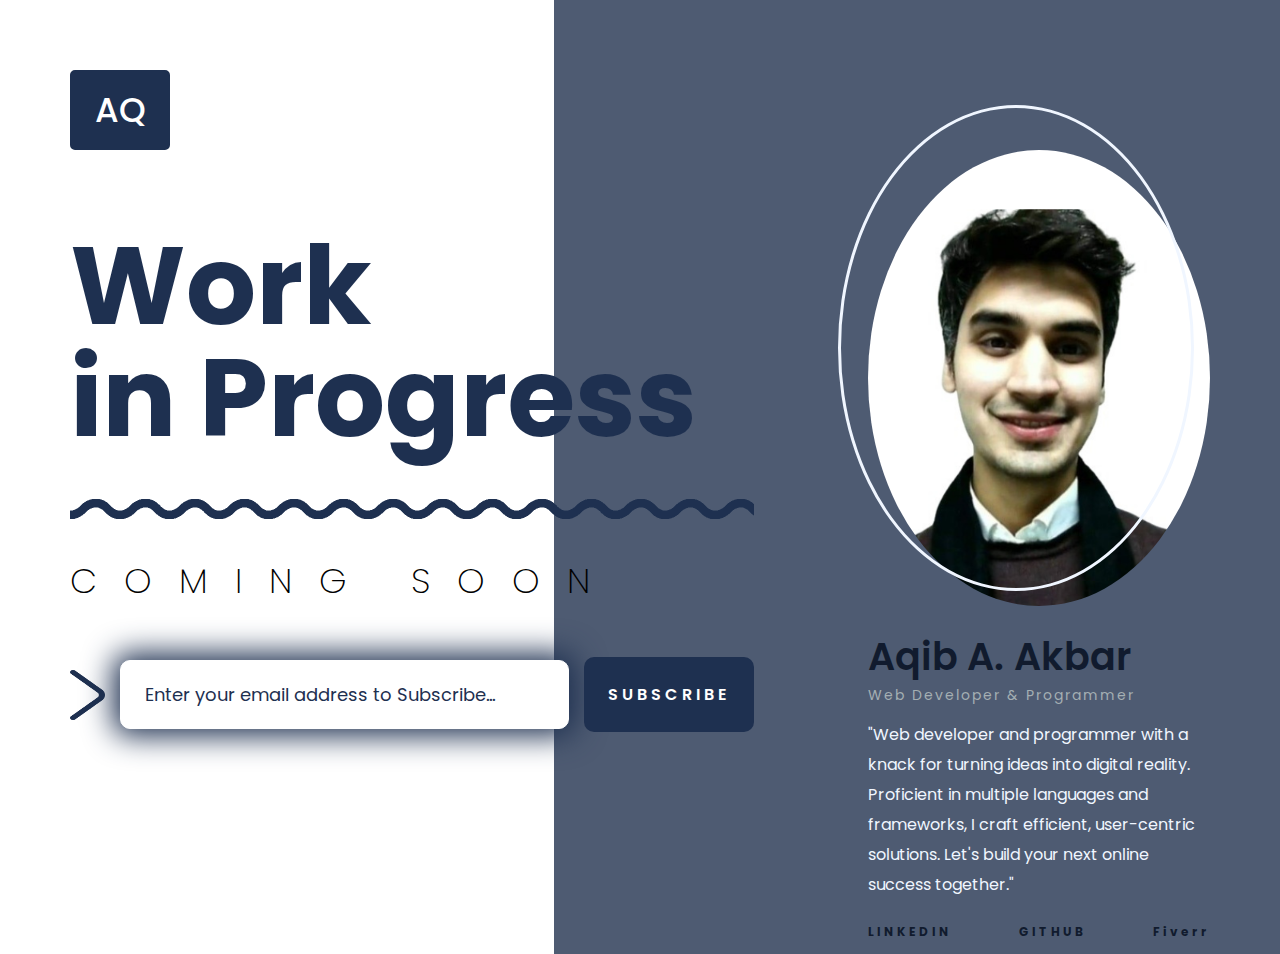
<file: Coming-Soon/index.html>
<!DOCTYPE html>
<html lang="en">
  <head>
    <meta charset="UTF-8" />
    <meta name="viewport" content="width=device-width, initial-scale=1.0" />
    <title>Coming Soon Page</title>
    <link rel="stylesheet" href="style.css" />
  </head>
  <body>
    <div id="main">
      <nav>
        <button>AQ</button>
      </nav>

      <div id="main-area">
        <div id="left-portion">
          <h1>
            Work <br />
            in Progress
          </h1>
          <div class="wavy-img"></div>
            <p>coming soon</p>
            <div class="newsletter">
              <img  src="images/arrow-right-1.509x1024.png" alt="">
              <input type="email" placeholder="Enter your email address to Subscribe...">
              <button>Subscribe</button>
            </div>
          </div>
          <div id="right-portion">
            <div class="img-box">
              <img src="images/person.png" alt="">
            </div>
            <div class="right-portion-text">
              <h4>Aqib A. Akbar</h4>
              <p class="subtitle">Web Developer & Programmer</p>
              <p class="intro" >"Web developer and programmer with a knack for turning ideas into digital reality. Proficient in multiple languages and frameworks, I craft efficient, user-centric solutions. Let's build your next online success together."</p>
            <div class="footer-links">
              <a href="">LINKEDIN</a>
              <a href="">GITHUB</a>
              <a href="">Fiverr</a>
            </div>
            </div>
          </div>
        </div>
      </div>
    </div>
    <div class="bg-left"></div>
    <div class="bg-right"></div>
  </body>
</html>
</file>
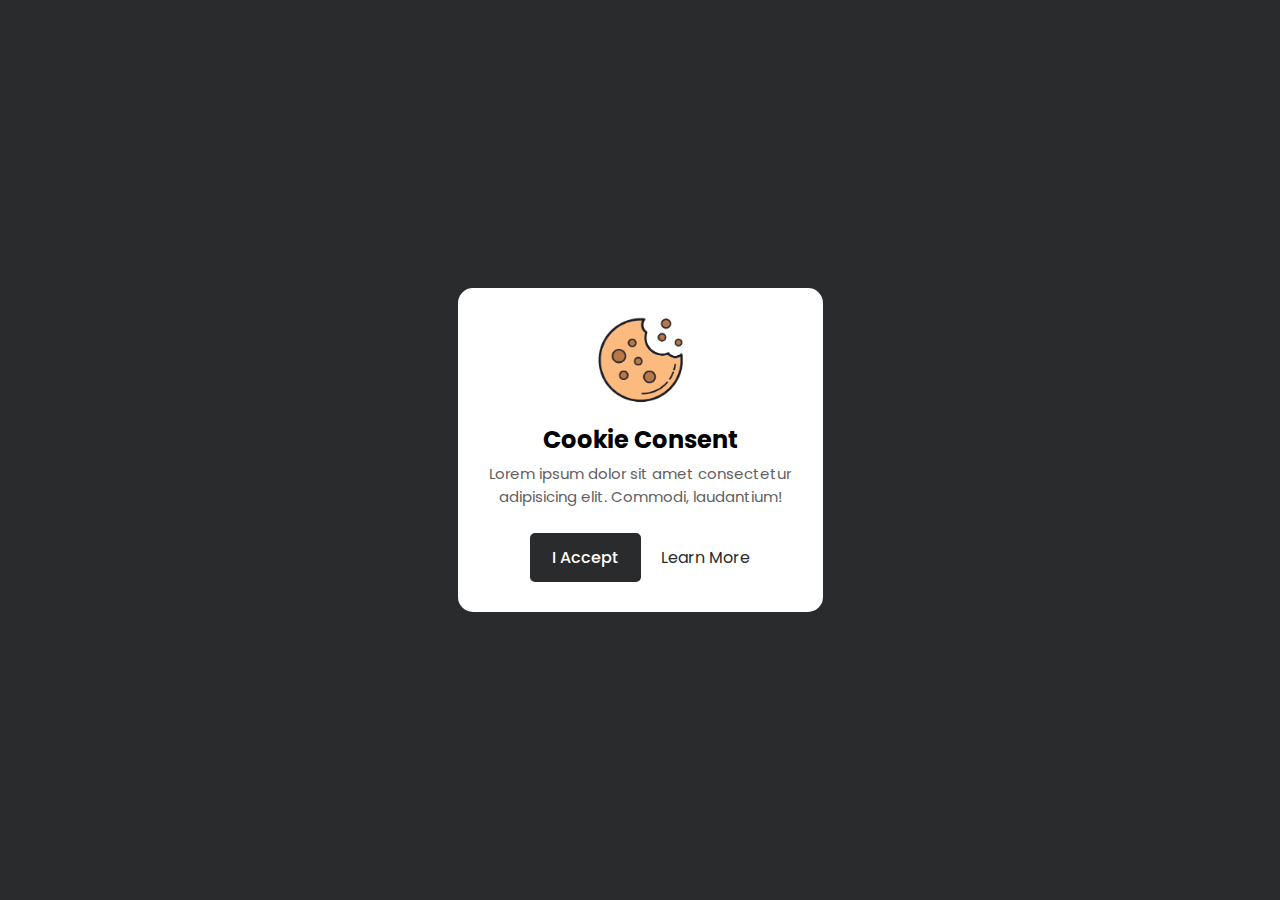
<file: Cookie-Box/cookie.html>
<!DOCTYPE html>
<html lang="en">
<head>
	<meta charset="UTF-8">
	<meta name="viewport" content="width=device-width, initial-scale=1.0">
	<title>Cookie Box</title>
	<link rel="stylesheet" href="style.css">
</head>
<body>
	<div class="cookie-box">
		<img src="/Cookie-Box/cookie.png" alt="cookie">
		<div class="content">
			<h2>Cookie Consent</h2>
			<p>Lorem ipsum dolor sit amet consectetur adipisicing elit. Commodi, laudantium! </p>

			<div class="btn-group">
				<button class="accept-btn">I Accept</button>
				<a href="#" target="_blank" rel="noopener noreferrer" class="learn-btn">Learn More</a>
			</div>
		</div>
	</div>
	
</body>
</html>
</file>
<file: Coming-Soon/style.css>
@import url("https://fonts.googleapis.com/css2?family=Poppins:wght@400;500;700&display=swap");

* {
  margin: 0;
  padding: 0;
  box-sizing: border-box;
  font-family: "Poppins", sans-serif;
}

html,
body {
  width: 100%;
  height: fit-content;
  position: relative;
}

.bg-left {
  position: absolute;
  top: 0;
  left: 0;
  width: 43.3%;
  height: 100%;
  background-color: #ffffff;
  z-index: -1;
}

.bg-right {
  position: absolute;
  top: 0;
  right: 0;
  width: 56.7%;
  height: 100%;
  background-color: #4e5b72;
  z-index: -1;
}

#main {
  max-width: 1140px;
  margin: 0 auto;
  width: 100%;
  height: 100%;
}

nav {
  padding-top: 70px;
  width: 100%;
}

nav button {
  height: 80px;
  width: 100px;
  padding: 10px 20px;
  outline: none;
  font-size: 34px;
  font-family: "Poppins", sans-serif;
  font-weight: 500;
  border-radius: 5px;
  border: 2px solid #1e3050;
  background-color: #1e3050;
  color: #fff;
  cursor: pointer;
  transition: 0.5s ease;
}

#main-area {
  display: flex;
  justify-content: space-between;
}

#left-portion {
  width: calc(60%);
  margin-top: 80px;
}

#left-portion h1 {
  font-size: 110px;
  line-height: 112px;
  color: #1e3050;
}

.wavy-img {
  background-image: url("images/wave.png");
  height: 20px;
  width: 100%;
  background-size: 645px 20px;
  background-repeat: repeat-x;
  margin-top: 45px;
  margin-bottom: 35px;
  animation: animate 15s linear infinite;
}

@keyframes animate {
  0% {
    background-position-x: 0%;
  }
  100% {
    background-position-x: 645px;
  }
}

#left-portion p {
  font-size: 35px;
  letter-spacing: 27px;
  text-transform: uppercase;
  font-weight: 700;
  font-family: "Poppins", sans-serif;
  font-weight: 200;
}

.newsletter {
  display: flex;
  justify-content: space-between;
  align-items: center;
  margin-top: 50px;
}

.newsletter img {
  width: 35px;
  height: 50px;
}

.newsletter input[type="email"] {
  padding: 20px 24px;
  width: 400px;
  border-radius: 10px;
  border: 1px solid #fff;
  font-size: 18px;
  box-shadow: 0px 0px 30px 7px #1e3050;
  flex-grow: 1;
  margin: 0 15px;
  transition: 0.5s ease;
  outline: none;
}

.newsletter input[type="email"]:focus {
  border-color: #1e3050;
  box-shadow: unset;
}

.newsletter input[type="email"]::placeholder {
  color: #1e3050;
  font-size: 18px;
}

.newsletter button {
  text-transform: uppercase;
  cursor: pointer;
  padding: 25px 24px;
  border-radius: 10px;
  color: #fff;
  background-color: #1e3050;
  font-size: 16px;
  font-weight: 600;
  letter-spacing: 4px;
  border: none;
  transition: 0.5s ease;
}

.newsletter button:hover {
  background-color: #111b2e;
}

#right-portion {
  width: calc(30%);
  display: flex;
  flex-direction: column;
  align-items: center;
}

.img-box {
  margin-bottom: 15px;
  position: relative;
}

.img-box::before{
  content: "";
  position: absolute;
  top: -45px;
  left: -30px;
  width: 350px;
  height: 480px;
  border-radius: 50%;
  border: 3px solid #f0f6ff;
  z-index: 2;
  animation: animate2 8s linear infinite;
}

@keyframes animate2 {
  0% {
    top: -20px;
    left: -20px;
  }

    50% {
    top: -20px;
    left: 20px;
    border-color: #111b2e;
  }
  100% {
    top: -20px;
    left: -20px;
  }
}

.img-box img {
  max-width: 100%;
  border-radius: 50%;
  z-index: 1;
  position: relative;
}

.right-portion-text h4 {
  font-size: 38px;
  font-weight: 600;
  color: #111b2e;
}

.right-portion-text .subtitle {
  font-weight: 400;
  font-size: 14px;
  letter-spacing: 2px;
  line-height: 20px;
  color: #a4afb3;
  margin-bottom: 15px;
}

.right-portion-text .intro {
  margin-bottom: 24px;
  line-height: 30px;
  color: #f0f6ff;
}

.footer-links {
  display: flex;
  justify-content: space-between;
  margin-bottom: 15px;
}

.footer-links a {
  text-decoration: none;
  color: #111b2e;
  font-size: 12px;
  font-weight: 700;
  letter-spacing: 3px;
  line-height: 15px;
  transition: 0.5s ease;
}

.footer-links a:hover {
  color: #f0f6ff;
}
</file>
<file: Cookie-Box/style.css>
@import url('https://fonts.googleapis.com/css2?family=Poppins:wght@400;500;700&display=swap');

*{
	margin: 0;
	padding: 0;
	box-sizing: border-box;
}

body{
	background-color: #292b2c;
	display: flex;
	justify-content: center;
	align-items: center;
	height: 100vh;
	font-family: 'Poppins', sans-serif;
}

.cookie-box{
	width: 100%;
	max-width: 365px;
	background-color: #fff;
	border-radius: 15px;
	text-align: center;
	padding: 25px 25px 30px;
}

.cookie-box img {
	max-width: 90px;
}

.content{
	margin-top: 10px;
}

.content h2{
	font-size: 24px;
}

.content p{
	font-size: 15px;
	margin: 5px 0 25px;
	color: #615f5f;
}

.btn-group{
	display: flex;
	justify-content: center;
	align-items: center;
	gap: 20px;
}

.accept-btn{
	padding: 10px 20px;
	outline: none;
	font-size: 16px;
	font-family: 'Poppins', sans-serif;
	font-weight: 500;
	border-radius: 5px;
	border: 2px solid #292b2c;
	background-color: #292b2c;
	color: #fff;
	cursor: pointer;
	transition: 0.5s ease;
}

.accept-btn:hover{
	background-color: #fff;
	color: #292b2c;
}

.learn-btn{
	text-decoration: none;
	color: #292b2c;
}

.learn-btn:hover{
	text-decoration: underline;
}
</file>
